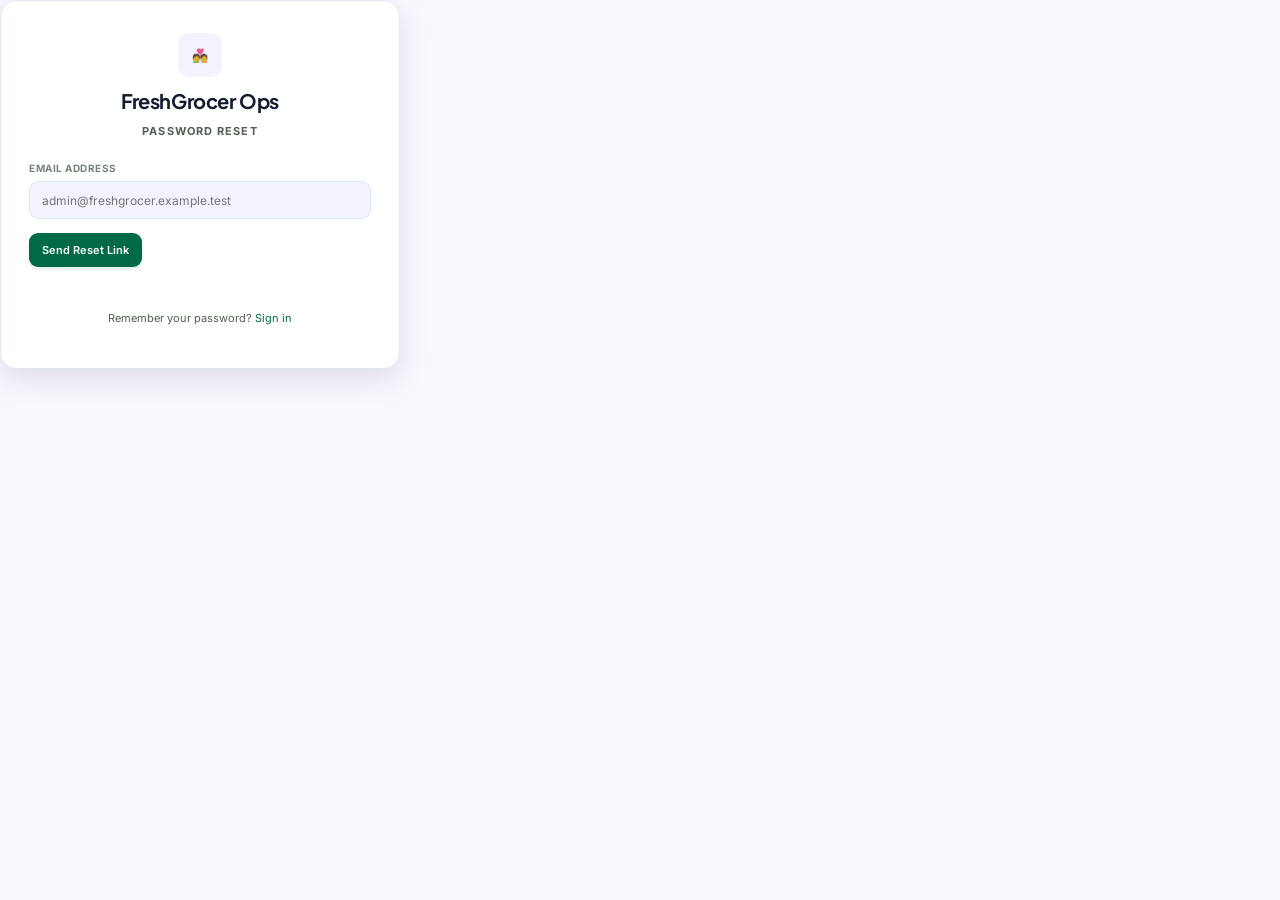
<file: reset-password.html>
<!doctype html>
<html lang="en">
  <head>
    <meta charset="utf-8" />
    <meta name="viewport" content="width=device-width, initial-scale=1" />
    <meta name="theme-color" content="#faf8ff" />
    <title>Reset Password — FreshGrocer Ops Core</title>
    <link rel="stylesheet" href="styles.css" />
    <script src="auth.js" defer></script>
    <script defer>
      (() => {
        'use strict';
        const form = document.getElementById('reset-form');
        const msg = document.getElementById('message');
        const urlParams = new URLSearchParams(window.location.search);
        const accessToken = urlParams.get('access_token');
        const refreshToken = urlParams.get('refresh_token');
        const type = urlParams.get('type'); // 'recovery' or 'update'

        if (type === 'recovery' && accessToken && refreshToken) {
          // Supabase email confirmation / password reset redirect
          form.innerHTML = `
            <div class="field">
              <label>New password</label>
              <input type="password" id="new-password" required minlength="8" autocomplete="new-password"/>
            </div>
            <div class="field">
              <label>Confirm password</label>
              <input type="password" id="confirm-password" required minlength="8" autocomplete="new-password"/>
            </div>
            <button class="btn btn-primary" id="update-btn">Update Password</button>
          `;
          document.getElementById('update-btn').addEventListener('click', async () => {
            const np = document.getElementById('new-password').value;
            const cp = document.getElementById('confirm-password').value;
            if (np !== cp) {
              msg.textContent = 'Passwords do not match.';
              msg.style.color = '#ba1a1a';
              return;
            }
            try {
              // Use Supabase REST API to update password with the recovery token
              const config = window.FRESHGROCER_CONFIG || {};
              const res = await fetch(`${config.supabaseUrl}/auth/v1/user`, {
                method: 'PUT',
                headers: {
                  'apikey': config.supabaseAnonKey,
                  'Authorization': `Bearer ${accessToken}`,
                  'Content-Type': 'application/json',
                },
                body: JSON.stringify({ password: np }),
              });
              if (!res.ok) throw new Error('Failed to update password');
              msg.textContent = 'Password updated successfully. You can now sign in.';
              msg.style.color = '#006948';
              setTimeout(() => { window.location.href = 'index.html'; }, 2000);
            } catch (e) {
              msg.textContent = e.message;
              msg.style.color = '#ba1a1a';
            }
          });
          return;
        }

        // Default: forgot password form
        form.addEventListener('submit', async (e) => {
          e.preventDefault();
          const email = document.getElementById('email').value;
          try {
            const config = window.FRESHGROCER_CONFIG || {};
            const res = await fetch(`${config.supabaseUrl}/auth/v1/recover`, {
              method: 'POST',
              headers: {
                'apikey': config.supabaseAnonKey,
                'Authorization': `Bearer ${config.supabaseAnonKey}`,
                'Content-Type': 'application/json',
              },
              body: JSON.stringify({
                email,
                options: { redirectTo: `${window.location.origin}/reset-password.html` },
              }),
            });
            if (!res.ok) throw new Error('Failed to send reset email');
            msg.textContent = 'If an account exists, a reset link has been sent.';
            msg.style.color = '#006948';
          } catch (e) {
            msg.textContent = e.message;
            msg.style.color = '#ba1a1a';
          }
        });
      })();
    </script>
  </head>
  <body>
    <div id="app"></div>
    <div class="login-card">
      <div class="login-brand">
        <div class="brand-icon">&#x1F491;</div>
        <div class="brand-title">FreshGrocer Ops</div>
        <div class="brand-sub">Password Reset</div>
      </div>
      <form id="reset-form">
        <div class="field">
          <label>Email address</label>
          <input type="email" id="email" required placeholder="admin@freshgrocer.example.test" autocomplete="email"/>
        </div>
        <button class="btn btn-primary" type="submit">Send Reset Link</button>
      </form>
      <div id="message" style="margin-top:12px;font-size:11px;min-height:16px;"></div>
      <p style="margin-top:16px;font-size:11px;color:var(--muted);text-align:center;">
        Remember your password? <a href="index.html" style="color:var(--green);">Sign in</a>
      </p>
    </div>
  </body>
</html>
</file>
<file: styles.css>
@font-face{font-family:Inter;src:url("assets/fonts/Inter-400.ttf") format("truetype");font-style:normal;font-weight:400;font-display:swap}
@font-face{font-family:Inter;src:url("assets/fonts/Inter-500.ttf") format("truetype");font-style:normal;font-weight:500;font-display:swap}
@font-face{font-family:Inter;src:url("assets/fonts/Inter-600.ttf") format("truetype");font-style:normal;font-weight:600;font-display:swap}
@font-face{font-family:Inter;src:url("assets/fonts/Inter-700.ttf") format("truetype");font-style:normal;font-weight:700;font-display:swap}
@font-face{font-family:PlusJakarta;src:url("assets/fonts/PlusJakartaSans-400.ttf") format("truetype");font-style:normal;font-weight:400;font-display:swap}
@font-face{font-family:PlusJakarta;src:url("assets/fonts/PlusJakartaSans-500.ttf") format("truetype");font-style:normal;font-weight:500;font-display:swap}
@font-face{font-family:PlusJakarta;src:url("assets/fonts/PlusJakartaSans-600.ttf") format("truetype");font-style:normal;font-weight:600;font-display:swap}
@font-face{font-family:PlusJakarta;src:url("assets/fonts/PlusJakartaSans-700.ttf") format("truetype");font-style:normal;font-weight:700;font-display:swap}
@font-face{font-family:JetBrainsMono;src:url("assets/fonts/JetBrainsMono-Variable.ttf") format("truetype");font-style:normal;font-weight:100 800;font-display:swap}

:root{
  --canvas:#faf8ff;--surface:#fff;--surface-low:#f2f3ff;--surface-mid:#eaedff;--surface-high:#e2e7ff;--surface-highest:#dae2fd;--surface-dim:#d2d9f4;
  --ink:#131b2e;--ink-2:#263347;--muted:#526052;--muted-2:#778278;--on-surface-variant:#3d4a42;
  --border:#e2e8f0;--border-strong:#cbd5e1;--outline:#6d7a72;--outline-variant:#bccac0;
  --green:#006948;--green-bright:#059669;--green-2:#00855d;--green-soft:#e7f6ef;--green-fixed:#85f8c4;--blue:#0051d5;--blue-bright:#2563eb;--blue-soft:#eff6ff;
  --amber:#a36700;--amber-bg:#fff5df;--red:#b42318;--red-bg:#fff0ed;
  --shadow:0 1px 3px rgba(15,23,42,.045);--shadow-pop:0 10px 30px rgba(15,23,42,.12);
  --sidebar:256px;--topbar:64px;--r-sm:8px;--r-md:12px;--r-lg:16px;--r-xl:20px;
  font-synthesis:none;text-rendering:optimizeLegibility;-webkit-font-smoothing:antialiased;-moz-osx-font-smoothing:grayscale;
}
*{box-sizing:border-box}html,body{margin:0;min-height:100%;background:var(--canvas);color:var(--ink);font-family:Inter,Arial,sans-serif;font-size:13px}body{overscroll-behavior:none}button,input,select,textarea{font:inherit}button{color:inherit}a{color:inherit;text-decoration:none}button:focus-visible,input:focus-visible,select:focus-visible,textarea:focus-visible,a:focus-visible{outline:3px solid rgba(0,105,72,.22);outline-offset:2px}img{display:block;max-width:100%}.mono{font-family:JetBrainsMono,monospace;font-variant-numeric:tabular-nums}.display,.h1,.h2,.h3{font-family:PlusJakarta,Inter,sans-serif;letter-spacing:-.025em}.muted{color:var(--muted)}.muted-2{color:var(--muted-2)}.small{font-size:11px}.uppercase{font-size:10px;letter-spacing:.08em;text-transform:uppercase;font-weight:700}.green{color:var(--green)}.blue{color:var(--blue)}.amber{color:var(--amber)}.red{color:var(--red)}
.icon{width:17px;height:17px;display:inline-block;flex:0 0 auto;vertical-align:middle}.icon.sm{width:14px;height:14px}.icon.lg{width:20px;height:20px}.icon.xl{width:24px;height:24px}
.app-shell{min-height:100vh}.sidebar{position:fixed;z-index:50;inset:0 auto 0 0;width:var(--sidebar);background:var(--surface);display:flex;flex-direction:column;border-right:1px solid rgba(226,232,240,.52);box-shadow:0 1px 10px rgba(15,23,42,.025)}
.brand{height:var(--topbar);padding:0 14px;display:flex;align-items:center;justify-content:space-between;border-bottom:1px solid rgba(226,232,240,.35);flex:0 0 auto}.brand-left{display:flex;align-items:center;gap:9px;min-width:0}.brand-logo{width:32px;height:32px;object-fit:contain;border-radius:5px}.brand-title{font-family:PlusJakarta,Inter,sans-serif;font-weight:700;font-size:16px;line-height:17px;letter-spacing:-.04em}.brand-sub{font-size:10px;line-height:13px;font-weight:700;letter-spacing:.08em;color:var(--green);text-transform:uppercase}.version{padding:3px 6px;border-radius:5px;background:var(--surface-mid);font:600 10px JetBrainsMono,monospace;color:#374151}
.side-nav{padding:12px 9px 8px;display:flex;flex-direction:column;gap:10px;overflow-y:auto;flex:1}.nav-section{display:flex;flex-direction:column;gap:3px}.nav-label{padding:0 10px;color:#59665c;font-size:9px;letter-spacing:.1em;font-weight:700;text-transform:uppercase}.nav-link{min-height:32px;display:flex;align-items:center;gap:9px;padding:6px 10px;border-radius:9px;color:#28382f;font-size:12px;font-weight:500;transition:background .15s,color .15s;cursor:pointer;border:0;background:transparent;text-align:left;width:100%}.nav-link:hover{background:var(--surface-low);color:var(--ink)}.nav-link.active{background:var(--green);color:white;font-weight:600;box-shadow:0 2px 4px rgba(0,105,72,.14)}.nav-link .icon{width:16px;height:16px}.nav-badge{margin-left:auto;padding:2px 6px;border-radius:99px;background:var(--green-fixed);color:#005137;font:600 10px JetBrainsMono,monospace}.nav-link.active .nav-badge{background:rgba(255,255,255,.2);color:#fff}
.cold-node{padding:9px;background:var(--surface-low)}.cold-node-card{background:#fff;border:1px solid rgba(226,232,240,.55);box-shadow:var(--shadow);padding:9px 10px;border-radius:10px;display:flex;justify-content:space-between;align-items:center}.cold-node-card strong{display:block;font-size:10px;color:var(--muted);font-weight:600}.cold-node-card span{display:block;margin-top:3px;font:600 10px JetBrainsMono,monospace}.pulse-dot{width:9px;height:9px;border-radius:50%;background:#078657;box-shadow:0 0 0 3px rgba(5,150,105,.12)}
.topbar{position:fixed;z-index:40;top:0;left:var(--sidebar);right:0;height:var(--topbar);display:flex;align-items:center;justify-content:space-between;gap:14px;padding:0 22px;background:rgba(255,255,255,.94);backdrop-filter:blur(14px);box-shadow:0 1px 8px rgba(15,23,42,.045);border-bottom:1px solid rgba(226,232,240,.32)}.top-left,.top-actions{display:flex;align-items:center;gap:10px;min-width:0}.top-left{flex:1;max-width:890px}.top-actions{flex-shrink:0}.hub-select,.demo-status,.top-search{border:0;display:flex;align-items:center;gap:7px;white-space:nowrap}.hub-select{height:34px;padding:0 10px;border-radius:9px;background:var(--surface-low);font-size:11px;font-weight:600;cursor:pointer;max-width:250px}.hub-select span:nth-child(2){overflow:hidden;text-overflow:ellipsis}.hub-select:hover{background:var(--surface-mid)}.hub-select .icon{color:var(--green)}.demo-status{padding:7px 10px;border-radius:99px;background:#e7f7ee;color:#08744f;font-size:10px;font-weight:700;letter-spacing:.01em}.demo-status .pulse-dot{width:7px;height:7px;background:var(--green-bright);box-shadow:none}.top-search{position:relative;flex:1;max-width:360px;min-width:160px}.top-search .icon{position:absolute;left:10px;color:#68756b}.top-search input{height:34px;width:100%;min-width:0;border:1px solid transparent;border-radius:9px;background:var(--surface-low);padding:0 10px 0 34px;color:var(--ink);font-size:11px}.top-search input::placeholder{color:#7b877e}.top-search input:focus{border-color:#a6d5c2;background:#fff;outline:none;box-shadow:0 0 0 3px rgba(16,185,129,.11)}.btn{display:inline-flex;align-items:center;justify-content:center;gap:7px;min-height:34px;padding:7px 12px;border:1px solid transparent;border-radius:9px;font-size:11px;font-weight:600;white-space:nowrap;cursor:pointer;transition:background .14s,box-shadow .14s,transform .14s}.btn:hover{transform:translateY(-1px)}.btn:active{transform:translateY(0)}.btn-primary{background:var(--green);color:#fff;box-shadow:0 2px 4px rgba(0,105,72,.12)}.btn-primary:hover{background:var(--green-2)}.btn-blue{background:var(--blue);color:#fff}.btn-blue:hover{background:#003ea8}.btn-soft{background:var(--surface-high);color:var(--ink);border-color:rgba(218,226,253,.65)}.btn-soft:hover{background:var(--surface-highest)}.btn-ghost{background:#fff;color:#34443a;border-color:var(--border)}.btn-ghost:hover{background:#f8fafc}.btn-warn{background:#8a5800;color:#fff}.btn-danger{background:var(--red-bg);color:var(--red);border-color:#f4c9c4}.btn-compact{min-height:29px;padding:5px 9px;font-size:10px}.icon-btn{width:36px;height:36px;display:grid;place-items:center;border:0;border-radius:9px;background:var(--surface-low);color:#415048;cursor:pointer;position:relative}.icon-btn:hover{background:var(--surface-mid)}.notif-count{position:absolute;right:-4px;top:-4px;min-width:15px;height:15px;padding:0 3px;background:#ba1a1a;border:1px solid white;border-radius:99px;color:white;font:700 9px JetBrainsMono,monospace;display:grid;place-items:center}.profile{display:flex;align-items:center;gap:8px;padding-left:3px;white-space:nowrap}.profile img{width:31px;height:31px;border-radius:50%;object-fit:cover}.profile-name{font-size:11px;font-weight:700;line-height:14px}.profile-role{font-size:10px;color:var(--green);line-height:13px}.mobile-menu{display:none}
.main-wrap{margin-left:var(--sidebar);padding-top:var(--topbar);min-height:100vh}.main-content{padding:18px 22px 32px;max-width:1780px;margin:0 auto}.page-stack{display:flex;flex-direction:column;gap:15px}.page-heading{display:flex;align-items:flex-start;justify-content:space-between;gap:16px}.page-heading-left{min-width:0}.eyebrow{display:flex;align-items:center;gap:6px;color:var(--green);font-size:9px;font-weight:700;letter-spacing:.1em;text-transform:uppercase;margin-bottom:4px}.eyebrow .pulse-dot{width:7px;height:7px;box-shadow:none}.h1{font-size:24px;line-height:1.25;font-weight:700;margin:0;color:var(--ink)}.page-subtitle{margin:4px 0 0;color:#536052;font-size:12px;line-height:1.5}.page-actions{display:flex;align-items:center;justify-content:flex-end;gap:8px;flex-wrap:wrap}.card{background:var(--surface);border:1px solid rgba(226,232,240,.74);border-radius:15px;box-shadow:var(--shadow)}.card-pad{padding:15px}.card-title{font:600 17px/1.35 PlusJakarta,Inter,sans-serif;letter-spacing:-.025em;margin:0}.card-subtitle{font-size:11px;color:var(--muted);margin:4px 0 0}.section-head{display:flex;align-items:center;justify-content:space-between;gap:12px;margin-bottom:11px}.section-head .h2{font-size:17px;font-weight:700;margin:0}.section-head .meta{color:var(--muted);font-size:10px}.link-button{padding:0;border:0;background:none;color:var(--green);font-size:11px;font-weight:700;cursor:pointer}.link-button:hover{text-decoration:underline}.metric-grid{display:grid;gap:12px}.metric-grid.four{grid-template-columns:repeat(4,minmax(0,1fr))}.metric-grid.five{grid-template-columns:repeat(5,minmax(0,1fr))}.metric-card{min-height:114px;display:flex;flex-direction:column;justify-content:space-between;padding:14px 14px 11px;overflow:hidden;position:relative}.metric-top{display:flex;align-items:center;justify-content:space-between;gap:8px}.metric-label{font-size:9px;line-height:1.35;font-weight:700;letter-spacing:.07em;text-transform:uppercase;color:#56645a}.metric-icon{width:31px;height:31px;border-radius:9px;display:grid;place-items:center;background:var(--green-soft);color:var(--green)}.metric-icon.blue-bg{color:var(--blue);background:#e9edff}.metric-icon.amber-bg{color:#8a5800;background:#fff4dc}.metric-icon.red-bg{color:#ba1a1a;background:#ffe6e3}.metric-value{font:600 26px/1.1 JetBrainsMono,monospace;letter-spacing:-.05em;color:#101b2c;margin-top:7px}.metric-value small{font:500 11px Inter,sans-serif;letter-spacing:0;color:var(--muted)}.metric-foot{display:flex;align-items:center;justify-content:space-between;gap:8px;margin-top:7px;color:#59655c;font-size:10px}.metric-foot .positive{color:var(--green);font-weight:600}.metric-foot .negative{color:var(--red);font-weight:600}.metric-mini-bars{height:28px;display:flex;align-items:flex-end;gap:5px;margin-top:8px}.metric-mini-bars i{flex:1;border-radius:3px 3px 0 0;background:#beded2;min-height:7px}.metric-mini-bars i:nth-child(2n){background:#98c9b6}.metric-mini-bars i:last-child{background:var(--green)}
.status-strip{display:flex;align-items:center;justify-content:space-between;gap:10px;background:#fff;border:1px solid rgba(226,232,240,.75);border-radius:13px;padding:10px 12px;min-height:44px}.status-left,.status-right{display:flex;align-items:center;gap:16px;flex-wrap:wrap}.status-chip{display:inline-flex;align-items:center;gap:6px;border-radius:99px;padding:5px 9px;background:#e8f6ef;color:#075d41;font-size:9px;font-weight:700;letter-spacing:.05em;text-transform:uppercase}.status-chip .pulse-dot{width:7px;height:7px;box-shadow:none}.status-item{display:flex;align-items:center;gap:6px;color:#3a493e;font:500 10px JetBrainsMono,monospace;white-space:nowrap}.warning-banner{display:flex;align-items:center;gap:11px;border-radius:14px;background:#fff;border:1px solid rgba(226,232,240,.7);padding:12px 14px;box-shadow:var(--shadow);min-height:64px}.warning-icon{width:34px;height:34px;flex:0 0 auto;border-radius:10px;background:#fff1df;color:#80520a;display:grid;place-items:center}.warning-copy{flex:1;min-width:0}.warning-title{font-size:12px;font-weight:700;margin:0 0 3px}.warning-text{font-size:10px;line-height:1.45;color:#536052;margin:0}.warning-actions{display:flex;align-items:center;gap:7px;flex-wrap:wrap}
.dashboard-grid{display:grid;grid-template-columns:minmax(0,1.45fr) minmax(300px,1fr);gap:14px}.dashboard-lower{display:grid;grid-template-columns:minmax(0,1.6fr) minmax(280px,.8fr);gap:14px}.chart-wrap{height:230px;width:100%;overflow:hidden;margin-top:8px}.chart-wrap svg{width:100%;height:100%;display:block}.chart-legend{display:flex;gap:16px;flex-wrap:wrap;align-items:center;font-size:10px;color:#465347;margin:9px 0 0}.legend-item{display:flex;align-items:center;gap:6px}.legend-swatch{width:9px;height:9px;border-radius:2px;background:var(--green)}.legend-swatch.blue-swatch{background:var(--blue)}.mover-list{display:flex;flex-direction:column;gap:7px}.mover{display:grid;grid-template-columns:48px minmax(0,1fr) auto;align-items:center;gap:9px;border-radius:11px;background:var(--surface-low);padding:7px 9px;min-width:0}.mover img{width:46px;height:43px;object-fit:cover;border-radius:8px}.mover-name{font-weight:600;font-size:11px;line-height:1.3;white-space:nowrap;overflow:hidden;text-overflow:ellipsis}.mover-sku{font:10px JetBrainsMono,monospace;color:#536052;margin-top:4px}.mover-stat{text-align:right;font:600 11px JetBrainsMono,monospace;white-space:nowrap}.mover-stat small{display:block;font:600 9px Inter,sans-serif;color:var(--green);margin-top:4px}.note-strip{margin-top:10px;padding:8px 10px;border-radius:9px;background:var(--surface-low);display:flex;align-items:center;justify-content:space-between;gap:10px;font-size:10px;color:#4e5c52}.note-strip strong{color:var(--green)}.table-card{overflow:hidden}.table-scroll{width:100%;overflow:auto}.data-table{width:100%;border-collapse:collapse;min-width:650px}.data-table th{padding:10px 9px;background:var(--surface-low);border-bottom:1px solid var(--border);text-align:left;color:#455448;font-size:9px;letter-spacing:.06em;text-transform:uppercase;font-weight:700;white-space:nowrap}.data-table td{padding:10px 9px;border-bottom:1px solid #edf0f3;vertical-align:middle;font-size:10px;line-height:1.35}.data-table tbody tr{background:#fff;transition:background .12s;cursor:pointer}.data-table tbody tr:hover{background:#f8fafc}.data-table tbody tr.selected{background:#e4e9ff}.data-table tbody tr:last-child td{border-bottom:0}.table-id{font:600 10px JetBrainsMono,monospace;color:#126a4d}.table-sub{display:block;margin-top:3px;color:#68756b;font-size:9px}.cell-strong{font-size:11px;font-weight:600;color:#172335}.cell-mono{font:500 10px JetBrainsMono,monospace;white-space:nowrap}.person-cell{display:flex;align-items:center;gap:8px;min-width:130px}.person-cell img,.person-avatar{width:31px;height:31px;border-radius:50%;object-fit:cover;flex:0 0 auto}.person-avatar{display:grid;place-items:center;background:#e7eaff;color:#2846a3;font-size:10px;font-weight:700}.badge{display:inline-flex;align-items:center;gap:5px;border-radius:99px;padding:4px 8px;font-size:9px;line-height:1.2;font-weight:700;white-space:nowrap}.badge::before{content:"";width:6px;height:6px;flex:0 0 auto;border-radius:50%;background:currentColor}.badge.green-badge{background:#e8f7ee;color:#08724e}.badge.blue-badge{background:#ebf1ff;color:#2452b7}.badge.amber-badge{background:#fff3d8;color:#9a5c00}.badge.red-badge{background:#ffebe8;color:#ab3025}.badge.gray-badge{background:#f0f2f5;color:#5d6873}.badge.purple-badge{background:#efedff;color:#5142a8}.table-footer{display:flex;align-items:center;justify-content:space-between;gap:8px;background:#f4f5ff;border-top:1px solid #e2e7fd;padding:9px 12px;font-size:9px;color:#526052}.pagination{display:flex;align-items:center;gap:5px}.page-number{width:26px;height:25px;border:0;border-radius:6px;background:transparent;color:#37483d;cursor:pointer;font:600 10px JetBrainsMono,monospace}.page-number.active{background:var(--green);color:#fff}.page-number:hover:not(.active){background:#e2e7fd}
.order-tabs{display:flex;align-items:center;gap:4px;overflow:auto;padding:4px;background:#eeefff;border-radius:11px;scrollbar-width:none}.order-tabs button{display:inline-flex;align-items:center;gap:6px;min-height:35px;padding:0 11px;border:0;border-radius:8px;background:transparent;white-space:nowrap;font-size:10px;font-weight:600;cursor:pointer}.order-tabs button:hover{background:rgba(255,255,255,.6)}.order-tabs button.active{background:white;box-shadow:0 1px 3px rgba(15,23,42,.07)}.tab-count{padding:3px 6px;border-radius:99px;background:#e7e9f7;font:600 9px JetBrainsMono,monospace}.tab-count.red-count{background:#ffe3df;color:#a62f21}.tab-count.amber-count{background:#ffebca;color:#8a5800}.tab-count.green-count{background:#dcf7e9;color:#06714c}.filter-panel{display:flex;align-items:center;justify-content:space-between;gap:10px;flex-wrap:wrap;padding:11px 13px;background:#fff;border:1px solid var(--border);border-radius:13px}.filter-left,.filter-right{display:flex;align-items:center;gap:8px;flex-wrap:wrap}.filter-input{height:32px;display:flex;align-items:center;gap:7px;padding:0 10px;border:1px solid transparent;border-radius:8px;background:var(--surface-low);min-width:185px}.filter-input input{width:100%;border:0;outline:0;background:transparent;color:var(--ink);font-size:10px}.filter-input:focus-within{border-color:#a6d5c2;box-shadow:0 0 0 3px rgba(16,185,129,.1);background:#fff}.select-control{height:32px;border:1px solid transparent;border-radius:8px;background:var(--surface-low);padding:0 9px;font-size:10px;color:#39493e;outline:none;cursor:pointer}.orders-layout{display:grid;grid-template-columns:minmax(0,1.55fr) minmax(330px,.88fr);gap:12px;align-items:start}.manifest-head{display:flex;align-items:center;justify-content:space-between;gap:10px;padding:12px 13px 8px}.manifest-title{display:flex;align-items:center;gap:8px;min-width:0}.manifest-title .h2{font-size:16px;font-weight:700;margin:0}.count-pill{padding:4px 7px;border-radius:6px;background:#e9eaff;color:#3b4660;font:500 9px JetBrainsMono,monospace}.order-detail{padding:13px;position:sticky;top:78px}.detail-top{display:flex;align-items:flex-start;justify-content:space-between;gap:10px}.detail-id{font:700 21px/1.2 JetBrainsMono,monospace;letter-spacing:-.04em}.detail-meta{font-size:10px;line-height:1.45;color:#5f6b61;margin-top:4px}.detail-location{margin-top:11px;padding:10px;border-radius:11px;background:var(--surface-low)}.location-title{display:flex;align-items:center;gap:6px;color:var(--green);font-size:10px;font-weight:700}.customer-name{font-size:12px;font-weight:700;margin-top:7px}.customer-address{font-size:10px;color:#59665c;line-height:1.45;margin-top:3px}.instruction{color:#8a5800;font-size:10px;margin-top:6px}.mini-map{height:125px;position:relative;overflow:hidden;margin-top:8px;border-radius:9px;background:#e7eee9;border:1px solid #d5e0d8}.mini-map svg{width:100%;height:100%;display:block}.map-tag{position:absolute;left:10px;bottom:9px;padding:5px 8px;border-radius:6px;background:#26344a;color:#fff;font-size:9px;font-weight:600;box-shadow:0 2px 6px #0002}.basket-head{display:flex;align-items:center;justify-content:space-between;margin:11px 0 6px;font-size:9px;font-weight:700;letter-spacing:.045em;text-transform:uppercase}.basket-row{display:grid;grid-template-columns:38px minmax(0,1fr) auto;gap:7px;align-items:center;padding:6px 7px;background:#f4f5ff;border-radius:9px;margin-top:5px}.basket-row img{width:36px;height:33px;object-fit:cover;border-radius:6px}.basket-row strong{display:block;font-size:10px}.basket-row small{display:block;color:#6a756b;font:9px JetBrainsMono,monospace;margin-top:3px}.basket-price{text-align:right;font:600 10px JetBrainsMono,monospace;white-space:nowrap}.detail-total{display:flex;justify-content:space-between;padding:8px 2px;border-bottom:1px solid var(--border);font-size:10px}.detail-total strong{font:600 13px JetBrainsMono,monospace}.assigned-card{margin-top:9px;padding:9px;background:#f0f1ff;border-radius:11px}.assigned-head{display:flex;align-items:center;justify-content:space-between;font-size:9px;font-weight:700;text-transform:uppercase;letter-spacing:.05em;margin-bottom:7px}.assigned-person{display:flex;align-items:center;gap:8px;padding:8px;background:white;border-radius:9px}.rider-initial{width:33px;height:33px;border-radius:50%;display:grid;place-items:center;background:#2563eb;color:#fff;font:700 12px PlusJakarta,sans-serif}.assigned-person strong{font-size:11px}.assigned-person small{display:block;margin-top:3px;color:#637066;font-size:9px}.assigned-person .badge{margin-left:auto}.detail-actions{display:grid;grid-template-columns:repeat(3,1fr);gap:6px;margin-top:9px}.detail-actions .btn{height:auto;min-height:48px;white-space:normal;flex-direction:column;gap:3px;padding:6px 4px;font-size:9px}
.product-layout{display:grid;grid-template-columns:minmax(0,1.15fr) minmax(385px,.96fr);gap:12px;align-items:start}.catalog-filters{display:flex;align-items:center;gap:6px;flex-wrap:wrap}.chip{display:inline-flex;align-items:center;gap:5px;min-height:28px;padding:0 9px;border:1px solid transparent;border-radius:99px;background:var(--surface-low);font-size:9px;font-weight:600;color:#465247;white-space:nowrap;cursor:pointer}.chip:hover{background:var(--surface-mid)}.chip.active{background:var(--green);color:white}.chip .count{font:600 9px JetBrainsMono,monospace;opacity:.82}.product-toolbar{display:flex;align-items:center;justify-content:space-between;gap:8px;flex-wrap:wrap;padding:11px;border:1px solid var(--border);border-radius:12px;background:#fff}.catalog-table{min-width:730px}.product-name-cell{display:flex;align-items:center;gap:8px;min-width:190px}.product-name-cell img{width:45px;height:43px;border-radius:8px;object-fit:cover}.product-name-cell strong{font-size:11px}.product-name-cell small{display:block;margin-top:4px;font:9px JetBrainsMono,monospace;color:#5c6a5f}.product-drawer{overflow:hidden}.drawer-head{padding:13px 14px 10px;border-bottom:1px solid var(--border)}.drawer-kicker{font-size:9px;text-transform:uppercase;letter-spacing:.08em;color:var(--green);font-weight:700}.drawer-title-row{display:flex;align-items:flex-start;justify-content:space-between;gap:8px;margin-top:4px}.drawer-title-row h2{font:700 16px/1.35 PlusJakarta,Inter,sans-serif;margin:0;letter-spacing:-.02em}.drawer-tabs{display:flex;align-items:center;gap:0;overflow:auto;border-bottom:1px solid var(--border);scrollbar-width:none}.drawer-tabs button{flex:1;min-width:max-content;padding:10px 8px;border:0;border-bottom:2px solid transparent;background:transparent;color:#5a685e;font-size:9px;font-weight:600;cursor:pointer}.drawer-tabs button.active{color:var(--green);border-bottom-color:var(--green)}.drawer-body{padding:13px 14px;display:flex;flex-direction:column;gap:11px}.form-grid{display:grid;grid-template-columns:repeat(2,minmax(0,1fr));gap:9px}.field{display:flex;flex-direction:column;gap:5px;min-width:0}.field.full{grid-column:1/-1}.field label{font-size:9px;line-height:1.3;color:#4e5c51;font-weight:700;letter-spacing:.045em;text-transform:uppercase}.field input,.field select,.field textarea{width:100%;min-height:33px;padding:7px 9px;border:1px solid transparent;border-radius:8px;background:var(--surface-low);color:#253329;font-size:10px;outline:none}.field textarea{min-height:65px;resize:vertical}.field input:focus,.field select:focus,.field textarea:focus{border-color:#a6d5c2;box-shadow:0 0 0 3px rgba(16,185,129,.11);background:#fff}.price-box{padding:10px;border-radius:10px;background:#f0f1ff}.price-box-title{font-size:9px;font-weight:700;color:var(--green);letter-spacing:.07em;text-transform:uppercase;margin-bottom:8px}.price-trio{display:grid;grid-template-columns:repeat(3,minmax(0,1fr));gap:7px}.margin-line{margin-top:7px;padding:7px 8px;border-radius:7px;background:#e7e9ff;display:flex;justify-content:space-between;gap:6px;font:9px JetBrainsMono,monospace}.image-strip{display:grid;grid-template-columns:repeat(3,1fr);gap:6px}.image-strip img{width:100%;height:78px;object-fit:cover;border-radius:8px}.drawer-foot{display:flex;align-items:center;justify-content:flex-end;gap:7px;padding:10px 14px;background:#f5f5ff;border-top:1px solid var(--border)}.toggle-row{display:flex;align-items:center;justify-content:space-between;gap:10px;padding:9px 0}.switch{width:35px;height:19px;border-radius:99px;background:#bdc6c0;position:relative;cursor:pointer;border:0}.switch::after{content:"";position:absolute;left:3px;top:3px;width:13px;height:13px;border-radius:50%;background:#fff;transition:transform .15s}.switch.on{background:var(--green)}.switch.on::after{transform:translateX(16px)}
.inventory-top-grid{display:grid;grid-template-columns:repeat(4,minmax(0,1fr));gap:11px}.inventory-metric{min-height:98px;padding:12px 13px 10px;display:flex;flex-direction:column;justify-content:space-between}.inventory-metric .metric-value{font-size:22px}.inventory-metric .metric-foot{padding:7px 0 0;border-top:1px solid #edf0f4;font:9px JetBrainsMono,monospace}.alert-banner{display:flex;align-items:center;gap:10px;padding:11px 13px;border-left:5px solid #bf2626;border-radius:12px;background:#fff;box-shadow:var(--shadow)}.alert-copy{flex:1;min-width:0}.alert-copy strong{display:block;color:#b51f1f;font-size:9px;letter-spacing:.07em;text-transform:uppercase}.alert-copy p{font-size:10px;line-height:1.45;margin:5px 0 0;color:#465247}.inventory-tabs{display:flex;align-items:center;gap:4px;overflow:auto;padding:4px;background:#fff;border:1px solid var(--border);border-radius:11px}.inventory-tabs button{display:flex;align-items:center;justify-content:center;gap:6px;min-height:34px;padding:0 10px;border:0;border-radius:8px;background:transparent;color:#526052;font-size:10px;cursor:pointer;white-space:nowrap}.inventory-tabs button.active{background:var(--green);color:#fff;font-weight:600}.inventory-tabs .tab-count{background:#e9edff}.inventory-layout{display:grid;grid-template-columns:minmax(0,1.55fr) minmax(285px,.78fr);gap:12px;align-items:start}.stock-table{min-width:690px}.stock-item{display:flex;align-items:center;gap:8px;min-width:140px}.stock-item img{width:34px;height:34px;object-fit:cover;border-radius:7px}.stock-item strong{font-size:10px}.stock-item small{display:block;font:9px JetBrainsMono,monospace;color:#657164;margin-top:3px}.stock-number{font:600 10px JetBrainsMono,monospace}.progress{height:6px;min-width:55px;max-width:86px;border-radius:99px;background:#e9edff;overflow:hidden}.progress span{display:block;height:100%;background:var(--green);border-radius:99px}.progress.warn span{background:#c47c13}.progress.critical span{background:#c6312a}.right-stack{display:flex;flex-direction:column;gap:11px}.form-card{padding:13px}.form-card h3{font:700 15px/1.35 PlusJakarta,Inter,sans-serif;margin:0 0 10px}.form-card .field{margin-bottom:9px}.log-row{padding:8px 0;border-bottom:1px solid #edf0f3;display:flex;gap:8px;align-items:flex-start;font-size:10px}.log-row:last-child{border-bottom:0}.log-mark{width:18px;height:18px;border-radius:50%;display:grid;place-items:center;flex:0 0 auto;color:var(--red);background:#fff0ed}.log-row small{display:block;color:#6a756c;font-size:9px;margin-top:3px}.freshness-row{display:flex;align-items:center;gap:13px}.donut{width:68px;height:68px;border-radius:50%;display:grid;place-items:center;background:conic-gradient(var(--green) 0 82%,#f0ad32 82% 90%,#e55a53 90% 100%);position:relative;flex:0 0 auto}.donut::before{content:"";position:absolute;inset:7px;background:white;border-radius:50%}.donut span{z-index:1;font:600 12px JetBrainsMono,monospace}.freshness-copy{font-size:10px;line-height:1.5;color:#526052}
.rider-filters{display:flex;align-items:center;gap:7px;flex-wrap:wrap}.rider-toolbar{padding:11px 12px;display:flex;flex-direction:column;gap:8px}.shift-tabs{display:flex;align-items:center;gap:3px;padding:3px;background:#f0f1ff;border-radius:9px}.shift-tabs button{padding:7px 10px;border:0;border-radius:7px;background:transparent;font-size:9px;font-weight:600;white-space:nowrap;cursor:pointer;color:#4f5d53}.shift-tabs button.active{background:#fff;box-shadow:0 1px 3px #1111}.rider-layout{display:grid;grid-template-columns:minmax(0,1.72fr) minmax(245px,.7fr);gap:12px;align-items:start}.rider-table{min-width:880px}.rider-zone{padding:12px}.zone-card{background:var(--surface-low);border-radius:10px;padding:10px;margin-top:8px}.zone-heading{display:flex;align-items:flex-start;justify-content:space-between;gap:8px;font-size:11px;font-weight:700}.zone-meta{font:9px JetBrainsMono,monospace;color:#667267;margin-top:5px}.zone-progress{height:5px;border-radius:99px;background:#dce8e0;margin-top:8px;overflow:hidden}.zone-progress span{height:100%;display:block;border-radius:99px;background:var(--green)}.zone-foot{display:flex;justify-content:space-between;gap:6px;margin-top:6px;font:9px JetBrainsMono,monospace;color:#516052}.zone-foot.red-text{color:#a92a25}.gauge-card{padding:12px;margin-top:10px}.gauge{display:flex;align-items:center;gap:10px;margin-top:10px}.gauge-ring{width:52px;height:52px;border-radius:50%;background:conic-gradient(var(--green) 0 98%,#e5e9e6 98%);position:relative;display:grid;place-items:center}.gauge-ring::after{content:"";position:absolute;inset:5px;background:white;border-radius:50%}.gauge-ring span{z-index:1;font:700 10px JetBrainsMono,monospace}.gauge-copy strong{font:600 21px JetBrainsMono,monospace}.gauge-copy small{display:block;font-size:9px;color:#57645a;margin-top:3px}
.placeholder-page{padding:24px;display:flex;flex-direction:column;gap:14px}.placeholder-banner{padding:12px 14px;border-radius:11px;background:#fff5df;border:1px solid #f2ddb3;color:#684600;font-size:11px;line-height:1.5}.placeholder-grid{display:grid;grid-template-columns:repeat(3,minmax(0,1fr));gap:12px}.placeholder-card{padding:14px;min-height:120px}.placeholder-card h3{font:600 15px PlusJakarta;margin:0 0 7px}.placeholder-card p{font-size:11px;color:var(--muted);line-height:1.5;margin:0}
.modal-backdrop{position:fixed;z-index:100;inset:0;padding:24px;display:grid;place-items:center;background:rgba(15,23,42,.34);backdrop-filter:blur(3px)}.modal{width:min(560px,100%);max-height:min(90vh,850px);overflow:auto;background:#fff;border:1px solid #dce3e7;border-radius:17px;box-shadow:var(--shadow-pop)}.modal-head{padding:16px 18px 12px;border-bottom:1px solid var(--border);display:flex;align-items:flex-start;justify-content:space-between;gap:10px}.modal-head h2{font:700 18px PlusJakarta;margin:0;letter-spacing:-.025em}.modal-head p{font-size:10px;color:var(--muted);margin:5px 0 0}.modal-body{padding:16px 18px}.modal-foot{padding:12px 18px;background:#f8f8ff;border-top:1px solid var(--border);display:flex;align-items:center;justify-content:flex-end;gap:8px}.modal .form-grid{gap:12px}.toast-stack{position:fixed;z-index:120;right:18px;bottom:18px;display:flex;flex-direction:column;gap:8px;align-items:flex-end}.toast{min-width:220px;max-width:360px;padding:11px 13px;background:#14251e;color:white;border-radius:10px;box-shadow:var(--shadow-pop);font-size:11px;animation:toast-in .18s ease-out}.toast.error{background:#7d271f}.toast span{display:flex;align-items:center;gap:7px}.popover{position:absolute;z-index:80;top:calc(100% + 7px);right:0;min-width:190px;padding:6px;background:#fff;border:1px solid var(--border);border-radius:11px;box-shadow:var(--shadow-pop)}.popover-item{width:100%;display:flex;align-items:center;gap:8px;padding:9px 10px;border:0;border-radius:7px;background:#fff;text-align:left;font-size:10px;cursor:pointer}.popover-item:hover{background:var(--surface-low)}.empty-state{padding:32px 14px;text-align:center;color:#647168;font-size:11px}.empty-state strong{display:block;margin-bottom:5px;color:#27352c;font-size:13px}.empty-icon{width:40px;height:40px;border-radius:50%;display:grid;place-items:center;margin:0 auto 10px;background:var(--surface-low);color:var(--green)}.mobile-scrim{display:none}
@keyframes toast-in{from{transform:translateY(8px);opacity:0}to{transform:translateY(0);opacity:1}}

@media (min-width:1600px){.main-content{padding-left:26px;padding-right:26px}.metric-grid{gap:14px}.page-stack{gap:16px}}
@media (max-width:1250px){:root{--sidebar:232px}.topbar{padding:0 14px;gap:9px}.top-left{gap:7px}.demo-status{display:none}.main-content{padding-left:16px;padding-right:16px}.metric-grid.five{grid-template-columns:repeat(3,minmax(0,1fr))}.rider-layout{grid-template-columns:minmax(0,1.4fr) minmax(230px,.7fr)}.orders-layout{grid-template-columns:minmax(0,1.2fr) minmax(310px,.85fr)}}
@media (max-width:980px){.dashboard-grid,.dashboard-lower{grid-template-columns:1fr}.product-layout{grid-template-columns:1fr}.product-drawer{position:relative}.inventory-layout{grid-template-columns:1fr}.rider-layout{grid-template-columns:1fr}.zone-grid{display:grid;grid-template-columns:repeat(2,minmax(0,1fr));gap:8px}.zone-card{margin-top:0}.orders-layout{grid-template-columns:1fr}.order-detail{position:static}.top-search{max-width:260px}.profile-role{display:none}.placeholder-grid{grid-template-columns:repeat(2,minmax(0,1fr))}}
@media (max-width:760px){:root{--sidebar:256px}.sidebar{transform:translateX(-105%);transition:transform .2s ease}.sidebar.open{transform:translateX(0)}.mobile-scrim.visible{display:block;position:fixed;inset:0;z-index:45;background:rgba(15,23,42,.28)}.topbar{left:0;padding:0 12px}.mobile-menu{display:grid;place-items:center;width:34px;height:34px;border:0;border-radius:8px;background:var(--surface-low);cursor:pointer;flex:0 0 auto}.hub-select{max-width:185px}.hub-select span:nth-child(2){max-width:115px}.top-left{gap:7px}.top-search{max-width:none;min-width:0}.top-actions{gap:6px}.top-actions>.btn{width:35px;padding:0;font-size:0}.top-actions>.btn .icon{margin:0}.profile{padding-left:0}.profile img{width:29px;height:29px}.profile-name{display:none}.main-wrap{margin-left:0}.main-content{padding:14px 12px 26px}.page-heading{flex-direction:column}.page-actions{justify-content:flex-start}.h1{font-size:21px}.metric-grid.four{grid-template-columns:repeat(2,minmax(0,1fr))}.metric-grid.five{grid-template-columns:repeat(2,minmax(0,1fr))}.inventory-top-grid{grid-template-columns:repeat(2,minmax(0,1fr))}.status-strip{align-items:flex-start;flex-direction:column}.status-left,.status-right{gap:8px}.warning-banner{align-items:flex-start;flex-wrap:wrap}.warning-copy{min-width:calc(100% - 56px)}.warning-actions{margin-left:45px}.order-detail{padding:11px}.placeholder-grid{grid-template-columns:1fr}.table-footer{align-items:flex-start;flex-direction:column}.catalog-table{min-width:680px}.rider-toolbar{align-items:stretch}.rider-toolbar .filter-left,.rider-toolbar .filter-right{width:100%}.shift-tabs{overflow:auto}.profile-role{display:block}}
@media (max-width:520px){.topbar{gap:6px}.hub-select{display:none}.top-left{flex:1}.top-search input{height:32px}.top-actions .icon-btn{width:32px;height:32px}.top-actions .profile{display:none}.main-content{padding-left:10px;padding-right:10px}.metric-grid.four,.metric-grid.five{gap:8px}.metric-card{min-height:105px;padding:11px}.metric-value{font-size:22px}.inventory-top-grid{gap:8px}.page-actions{width:100%}.page-actions .btn{flex:1}.filter-panel{align-items:stretch}.filter-left,.filter-right{width:100%}.filter-input{flex:1;min-width:0}.order-tabs{margin-left:-1px;margin-right:-1px}.detail-actions{grid-template-columns:repeat(3,1fr)}.price-trio{grid-template-columns:1fr}.form-grid{grid-template-columns:1fr}.field.full{grid-column:auto}.warning-actions{margin-left:0}.warning-copy{min-width:100%}.warning-icon{width:30px;height:30px}.zone-grid{grid-template-columns:1fr}.rider-table{min-width:830px}}

/* Auth / Login page */
.login-page{display:flex;align-items:center;justify-content:center;min-height:calc(100vh - var(--topbar));padding:40px 20px}
.login-card{width:min(400px,92%);background:var(--surface);border:1px solid var(--border);border-radius:16px;padding:32px 28px;box-shadow:var(--shadow-pop)}
.login-brand{display:flex;flex-direction:column;align-items:center;gap:12px;margin-bottom:24px}
.brand-icon{width:44px;height:44px;border-radius:10px;background:var(--surface-low);display:grid;place-items:center;color:var(--green)}
.brand-title{font:700 20px/1.2 PlusJakarta,Inter,sans-serif;color:var(--ink);letter-spacing:-.02em}
.brand-sub{font-size:11px;color:var(--muted);text-transform:uppercase;letter-spacing:.1em}
.field{display:flex;flex-direction:column;gap:6px;margin-bottom:14px}
.field label{font-size:10px;font-weight:700;letter-spacing:.05em;text-transform:uppercase;color:var(--muted-2)}
.field input{height:38px;border:1px solid var(--border);border-radius:9px;background:var(--surface-low);padding:0 12px;color:var(--ink);font-size:12px;outline:none}
.field input:focus{border-color:var(--green);box-shadow:0 0 0 3px rgba(0,105,72,.12)}
.demo-hint{display:flex;align-items:center;gap:8px;padding:10px 12px;border-radius:9px;background:var(--blue-soft);color:#1d4ed8;font-size:11px;margin-bottom:16px}
.demo-hint .material-symbols-outlined{font-size:16px}
.error-banner{display:flex;align-items:center;gap:8px;padding:10px 12px;border-radius:9px;background:var(--red-bg);color:var(--red);font-size:11px;margin-bottom:16px;border:1px solid rgba(180,35,24,.2)}
.demo-note{display:flex;align-items:center;gap:8px;font-size:10px;color:var(--muted);margin-top:8px}
.profile-avatar{width:32px;height:32px;border-radius:50%;overflow:hidden;flex:0 0 auto}
.profile-avatar img{width:100%;height:100%;object-fit:cover}
.btn-ghost{background:transparent;border:1px solid transparent;color:var(--ink-2)}
.btn-ghost:hover{background:var(--surface-low);color:var(--ink)}
.btn-compact{min-height:auto;padding:6px 10px;font-size:10px}
.btn-compact .icon{width:14px;height:14px}

@media (prefers-reduced-motion:reduce){*,*::before,*::after{scroll-behavior:auto!important;animation-duration:.01ms!important;transition-duration:.01ms!important}}
</file>
